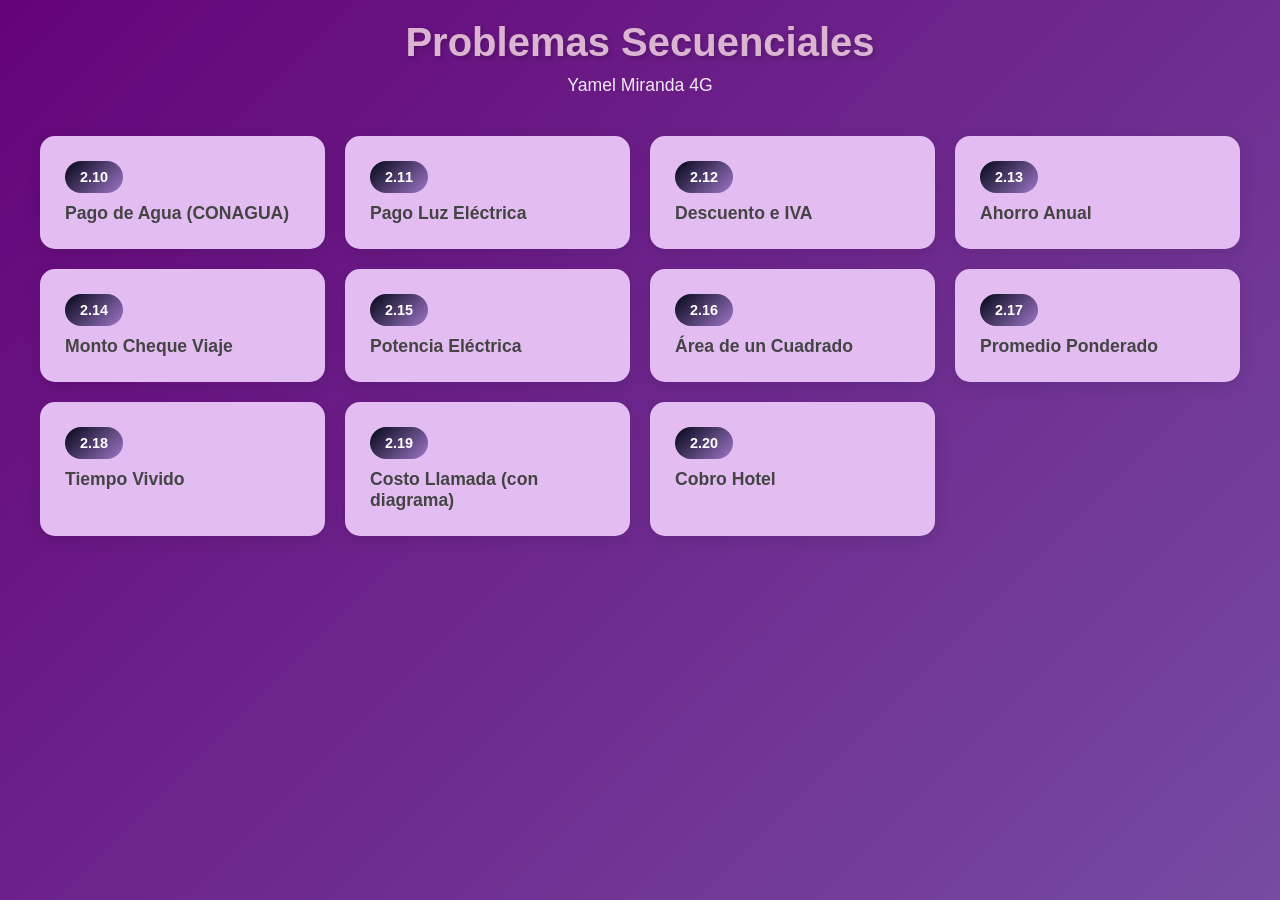
<file: TareaYamel/index.html>
<!DOCTYPE html>
<html lang="es">
<head>
    <meta charset="UTF-8">
    <meta name="viewport" content="width=device-width, initial-scale=1.0">
    <title>Problemas Secuenciales</title>
    <link rel="stylesheet" href="styles.css">
</head>
<body>
    <div class="container">
        <h1> Problemas Secuenciales </h1>
        <p class="subtitle">Yamel Miranda 4G</p>
        
        <div class="problems-grid">
                        <a href="problema_2.10/index.html" class="problem-card">
                <span class="number">2.10</span>
                <span class="title">Pago de Agua (CONAGUA)</span>
            </a>
            <a href="problema_2.11/index.html" class="problem-card">
                <span class="number">2.11</span>
                <span class="title">Pago Luz Eléctrica</span>
            </a>
            <a href="problema_2.12/index.html" class="problem-card">
                <span class="number">2.12</span>
                <span class="title">Descuento e IVA</span>
            </a>
            <a href="problema_2.13/index.html" class="problem-card">
                <span class="number">2.13</span>
                <span class="title">Ahorro Anual</span>
            </a>
            <a href="problema_2.14/index.html" class="problem-card">
                <span class="number">2.14</span>
                <span class="title">Monto Cheque Viaje</span>
            </a>
            <a href="problema_2.15/index.html" class="problem-card">
                <span class="number">2.15</span>
                <span class="title">Potencia Eléctrica</span>
            </a>
            <a href="problema_2.16/index.html" class="problem-card">
                <span class="number">2.16</span>
                <span class="title">Área de un Cuadrado</span>
            </a>
            <a href="problema_2.17/index.html" class="problem-card">
                <span class="number">2.17</span>
                <span class="title">Promedio Ponderado</span>
            </a>
            <a href="problema_2.18/index.html" class="problem-card">
                <span class="number">2.18</span>
                <span class="title">Tiempo Vivido</span>
            </a>
            <a href="problema_2.19/index.html" class="problem-card">
                <span class="number">2.19</span>
                <span class="title">Costo Llamada (con diagrama)</span>
            </a>
            <a href="problema_2.20/index.html" class="problem-card">
                <span class="number">2.20</span>
                <span class="title">Cobro Hotel</span>
            </a>
        </div>
    </div>
</body>
</html>
</file>
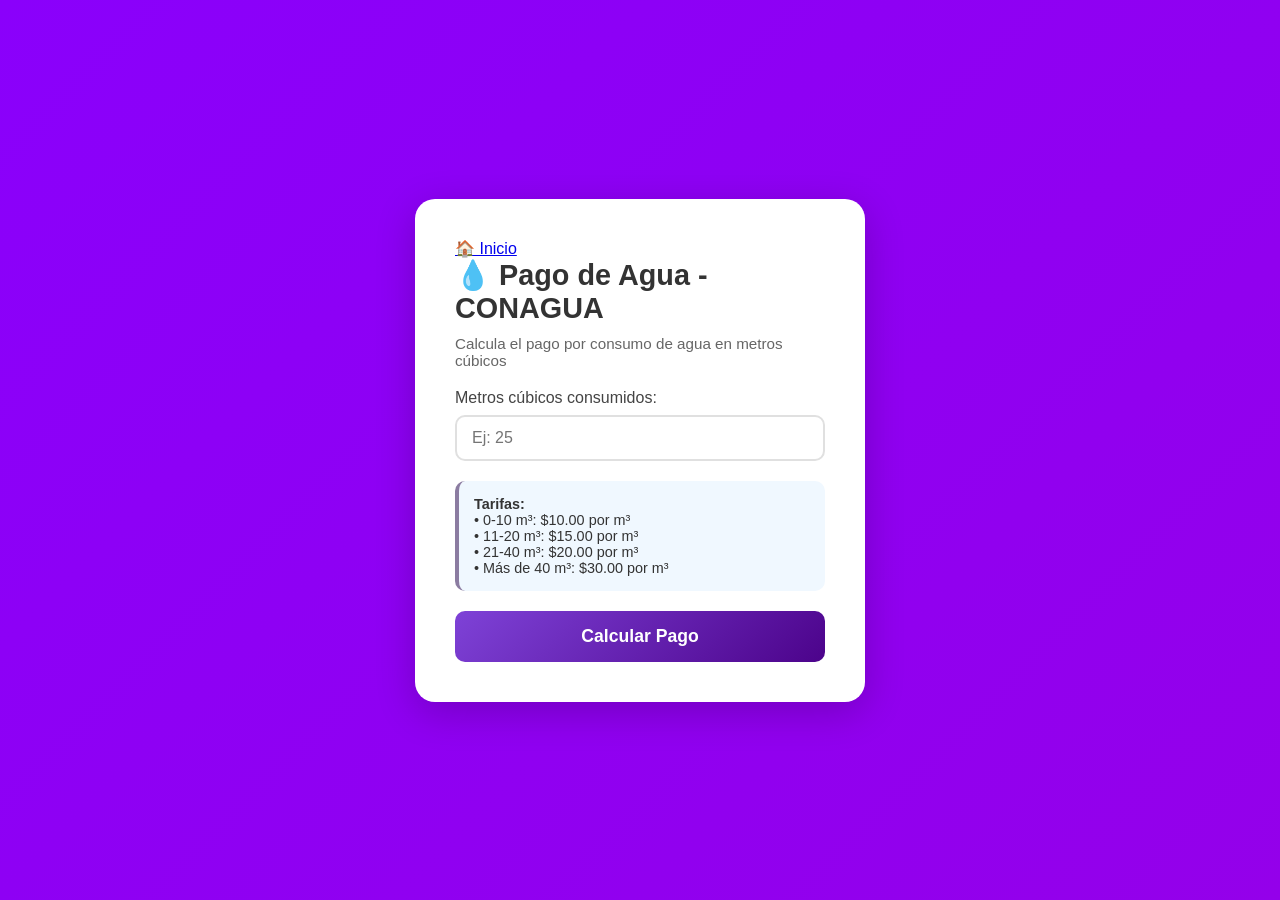
<file: TareaYamel/problema_2.10/index.html>
<!DOCTYPE html>
<html lang="es">
<head>
    <meta charset="UTF-8">
    <meta name="viewport" content="width=device-width, initial-scale=1.0">
    <title>2.10 - Pago de Agua CONAGUA</title>
    <link rel="stylesheet" href="styles.css">
</head>
<body>
    <div class="card">
        <a href="../index.html" class="btn-volver">🏠 Inicio</a>
        <h1>💧 Pago de Agua - CONAGUA</h1>
        <p class="description">Calcula el pago por consumo de agua en metros cúbicos</p>
        
        <div class="form-group">
            <label for="metrosCubicos">Metros cúbicos consumidos:</label>
            <input type="number" id="metrosCubicos" placeholder="Ej: 25" step="0.1">
        </div>
        
        <div class="tarifa-info">
            <strong>Tarifas:</strong><br>
            • 0-10 m³: $10.00 por m³<br>
            • 11-20 m³: $15.00 por m³<br>
            • 21-40 m³: $20.00 por m³<br>
            • Más de 40 m³: $30.00 por m³
        </div>
        
        <button onclick="calcular()">Calcular Pago</button>
        
        <div id="resultado" class="resultado"></div>
    </div>
    <script src="script.js"></script>
</body>
</html>
</file>
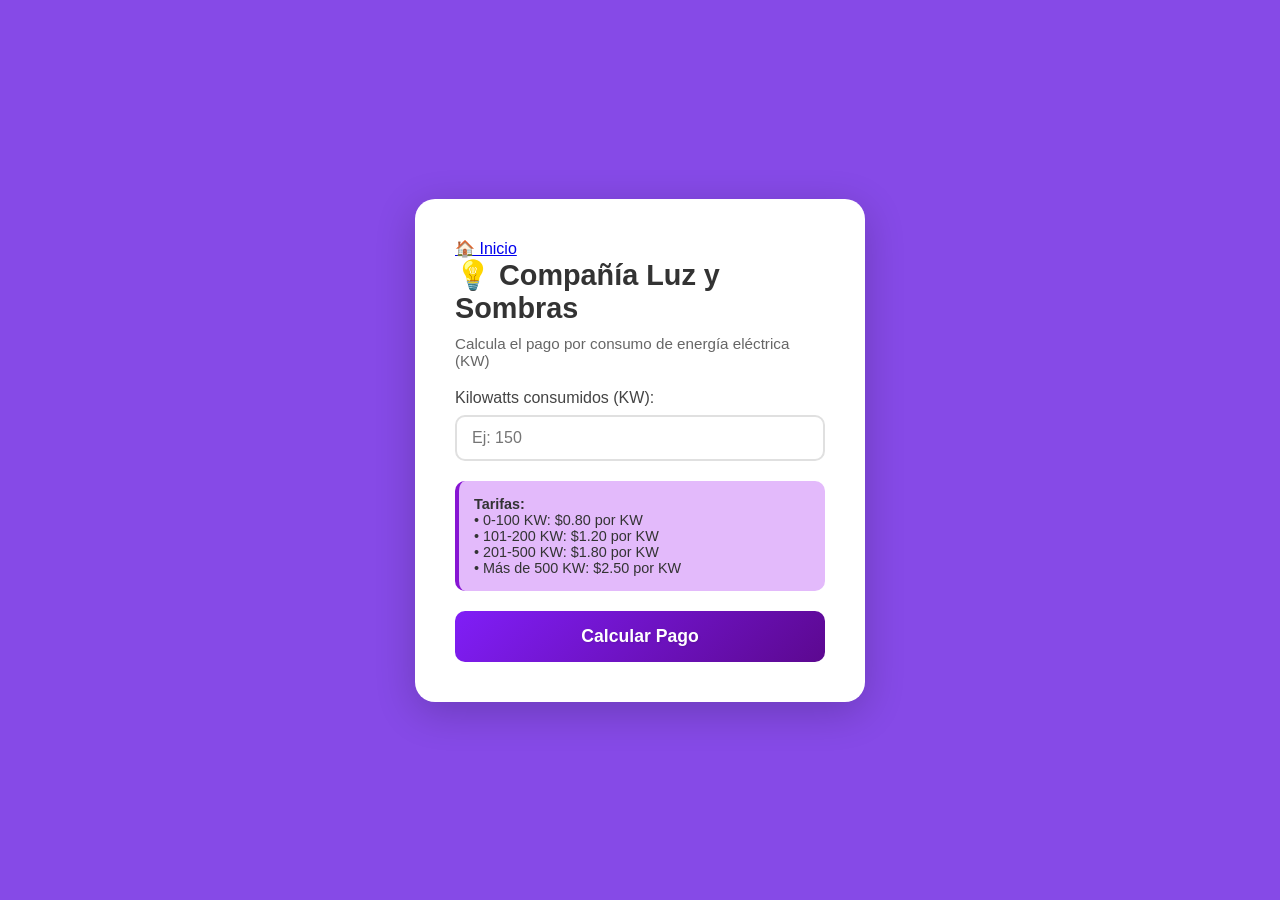
<file: TareaYamel/problema_2.11/index.html>
<!DOCTYPE html>
<html lang="es">
<head>
    <meta charset="UTF-8">
    <meta name="viewport" content="width=device-width, initial-scale=1.0">
    <title>2.11 - Pago Luz Eléctrica</title>
    <link rel="stylesheet" href="styles.css">
</head>
<body>
    <div class="card">
        <a href="../index.html" class="btn-volver">🏠 Inicio</a>
        <h1>💡 Compañía Luz y Sombras</h1>
        <p class="description">Calcula el pago por consumo de energía eléctrica (KW)</p>
        
        <div class="form-group">
            <label for="kilowatts">Kilowatts consumidos (KW):</label>
            <input type="number" id="kilowatts" placeholder="Ej: 150" step="0.1">
        </div>
        
        <div class="tarifa-info">
            <strong>Tarifas:</strong><br>
            • 0-100 KW: $0.80 por KW<br>
            • 101-200 KW: $1.20 por KW<br>
            • 201-500 KW: $1.80 por KW<br>
            • Más de 500 KW: $2.50 por KW
        </div>
        
        <button onclick="calcular()">Calcular Pago</button>
        
        <div id="resultado" class="resultado"></div>
    </div>
    <script src="script.js"></script>
</body>
</html>
</file>
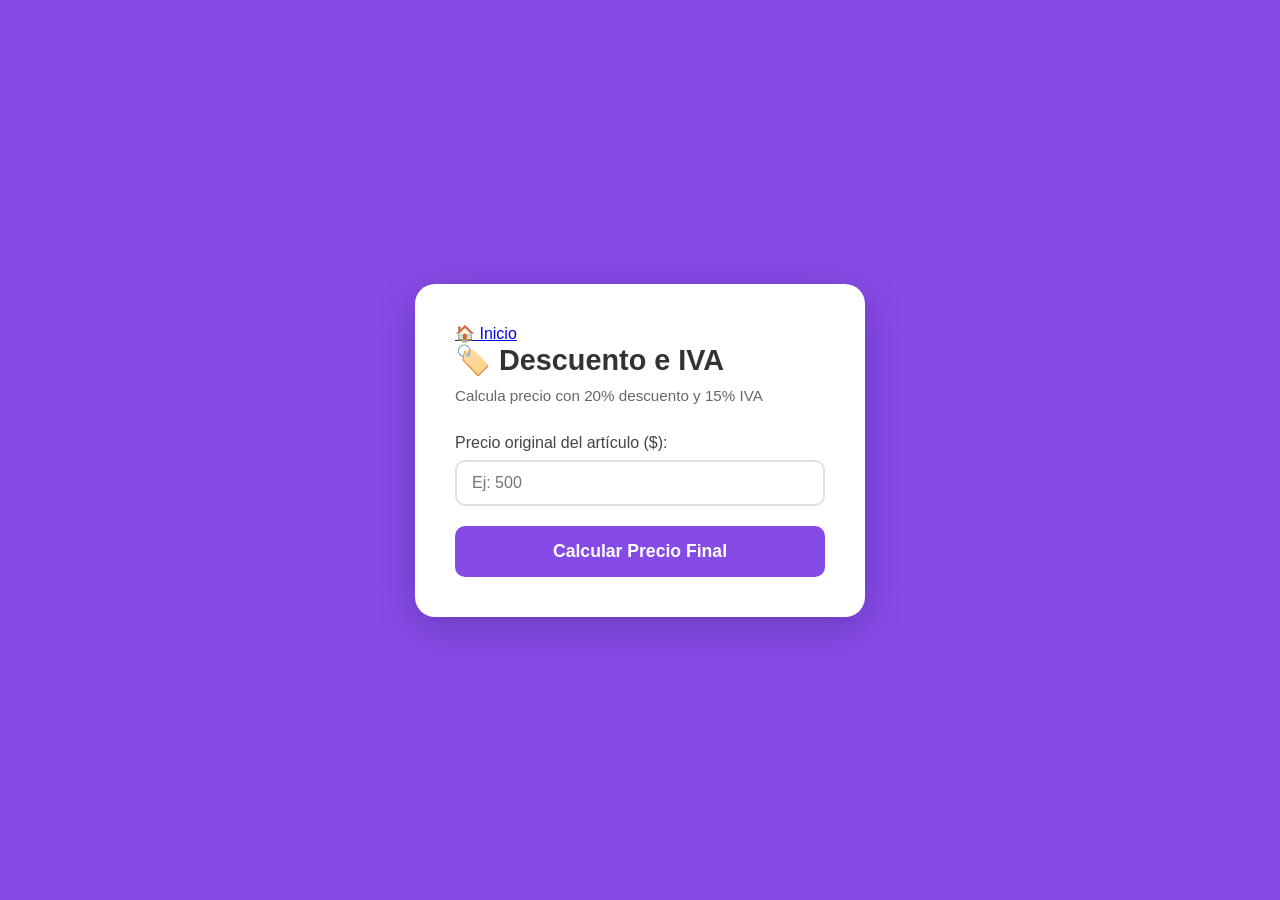
<file: TareaYamel/problema_2.12/index.html>
<!DOCTYPE html>
<html lang="es">
<head>
    <meta charset="UTF-8">
    <meta name="viewport" content="width=device-width, initial-scale=1.0">
    <title>2.12 - Descuento e IVA</title>
    <link rel="stylesheet" href="styles.css">
</head>
<body>
    <div class="card">
        <a href="../index.html" class="btn-volver">🏠 Inicio</a>
        <h1>🏷️ Descuento e IVA</h1>
        <p class="description">Calcula precio con 20% descuento y 15% IVA</p>
        
        <div class="form-group">
            <label for="precioOriginal">Precio original del artículo ($):</label>
            <input type="number" id="precioOriginal" placeholder="Ej: 500" step="0.01">
        </div>
        
        <button onclick="calcular()">Calcular Precio Final</button>
        
        <div id="resultado" class="resultado"></div>
    </div>
    <script src="script.js"></script>
</body>
</html>
</file>
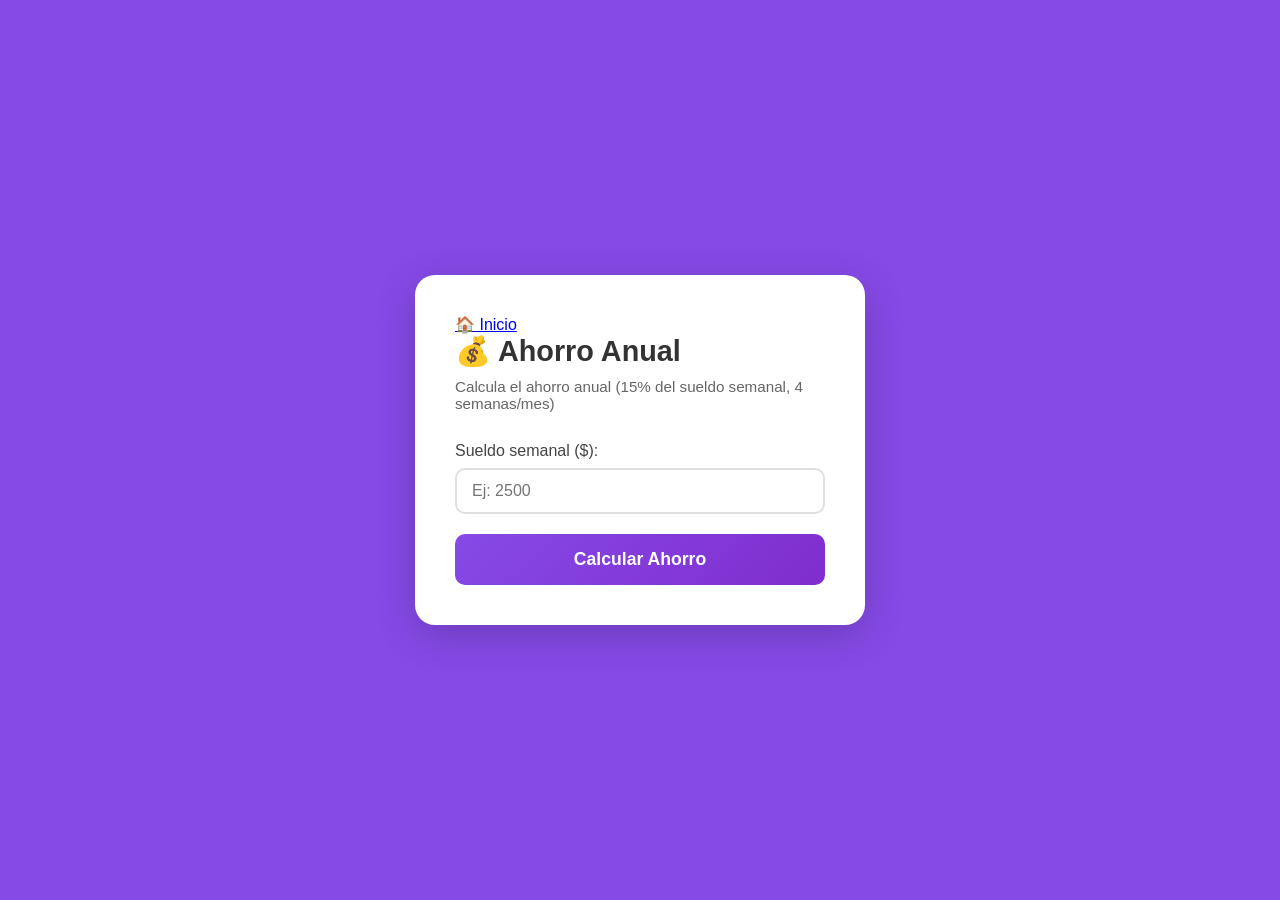
<file: TareaYamel/problema_2.13/index.html>
<!DOCTYPE html>
<html lang="es">
<head>
    <meta charset="UTF-8">
    <meta name="viewport" content="width=device-width, initial-scale=1.0">
    <title>2.13 - Ahorro Anual</title>
    <link rel="stylesheet" href="styles.css">
</head>
<body>
    <div class="card">
        <a href="../index.html" class="btn-volver">🏠 Inicio</a>
        <h1>💰 Ahorro Anual</h1>
        <p class="description">Calcula el ahorro anual (15% del sueldo semanal, 4 semanas/mes)</p>
        
        <div class="form-group">
            <label for="sueldoSemanal">Sueldo semanal ($):</label>
            <input type="number" id="sueldoSemanal" placeholder="Ej: 2500" step="0.01">
        </div>
        
        <button onclick="calcular()">Calcular Ahorro</button>
        
        <div id="resultado" class="resultado"></div>
    </div>
    <script src="script.js"></script>
</body>
</html>
</file>
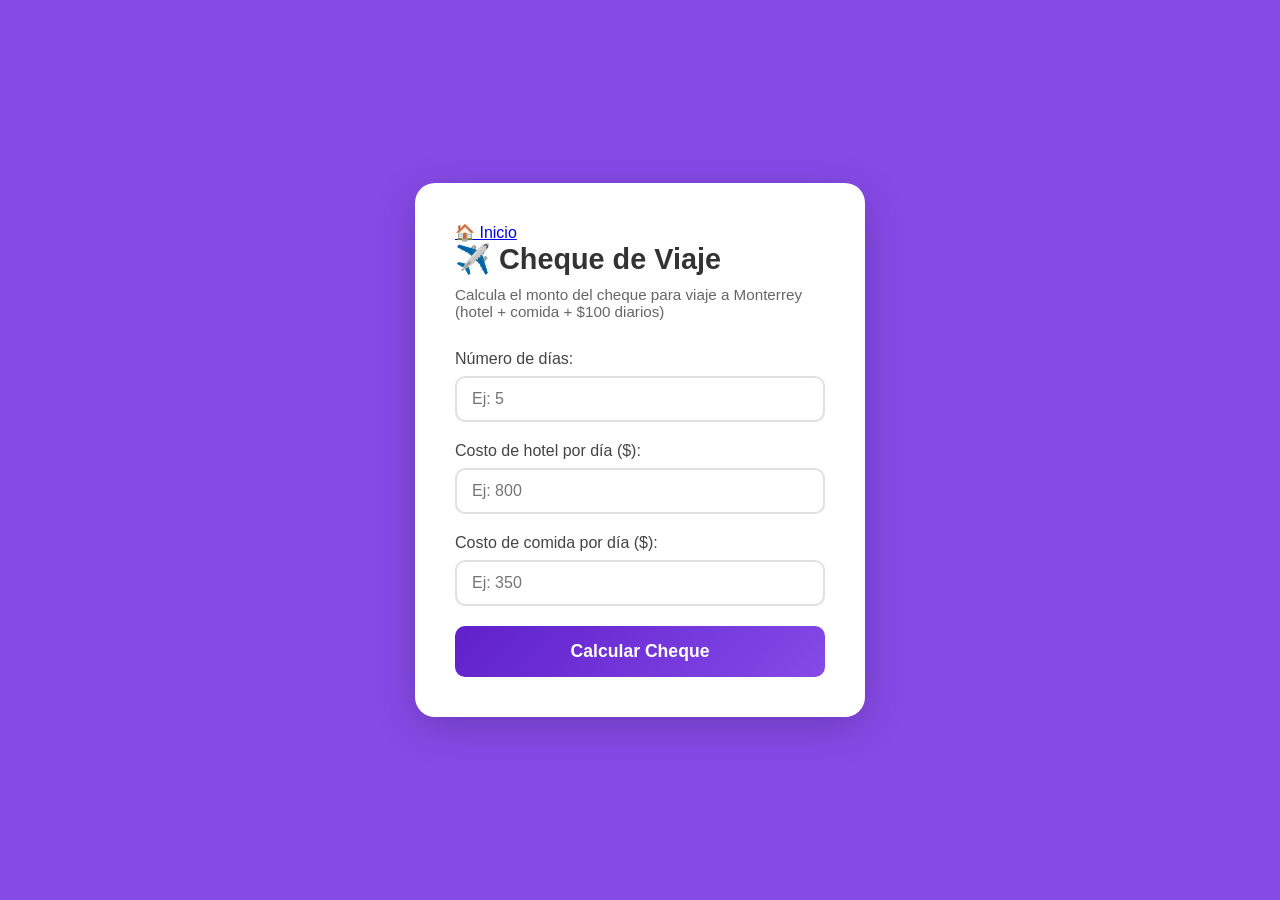
<file: TareaYamel/problema_2.14/index.html>
<!DOCTYPE html>
<html lang="es">
<head>
    <meta charset="UTF-8">
    <meta name="viewport" content="width=device-width, initial-scale=1.0">
    <title>2.14 - Monto Cheque Viaje</title>
    <link rel="stylesheet" href="styles.css">
</head>
<body>
    <div class="card">
        <a href="../index.html" class="btn-volver">🏠 Inicio</a>
        <h1>✈️ Cheque de Viaje</h1>
        <p class="description">Calcula el monto del cheque para viaje a Monterrey (hotel + comida + $100 diarios)</p>
        
        <div class="form-group">
            <label for="dias">Número de días:</label>
            <input type="number" id="dias" placeholder="Ej: 5" min="1">
        </div>
        
        <div class="form-group">
            <label for="costoHotel">Costo de hotel por día ($):</label>
            <input type="number" id="costoHotel" placeholder="Ej: 800" step="0.01">
        </div>
        
        <div class="form-group">
            <label for="costoComida">Costo de comida por día ($):</label>
            <input type="number" id="costoComida" placeholder="Ej: 350" step="0.01">
        </div>
        
        <button onclick="calcular()">Calcular Cheque</button>
        
        <div id="resultado" class="resultado"></div>
    </div>
    <script src="script.js"></script>
</body>
</html>
</file>
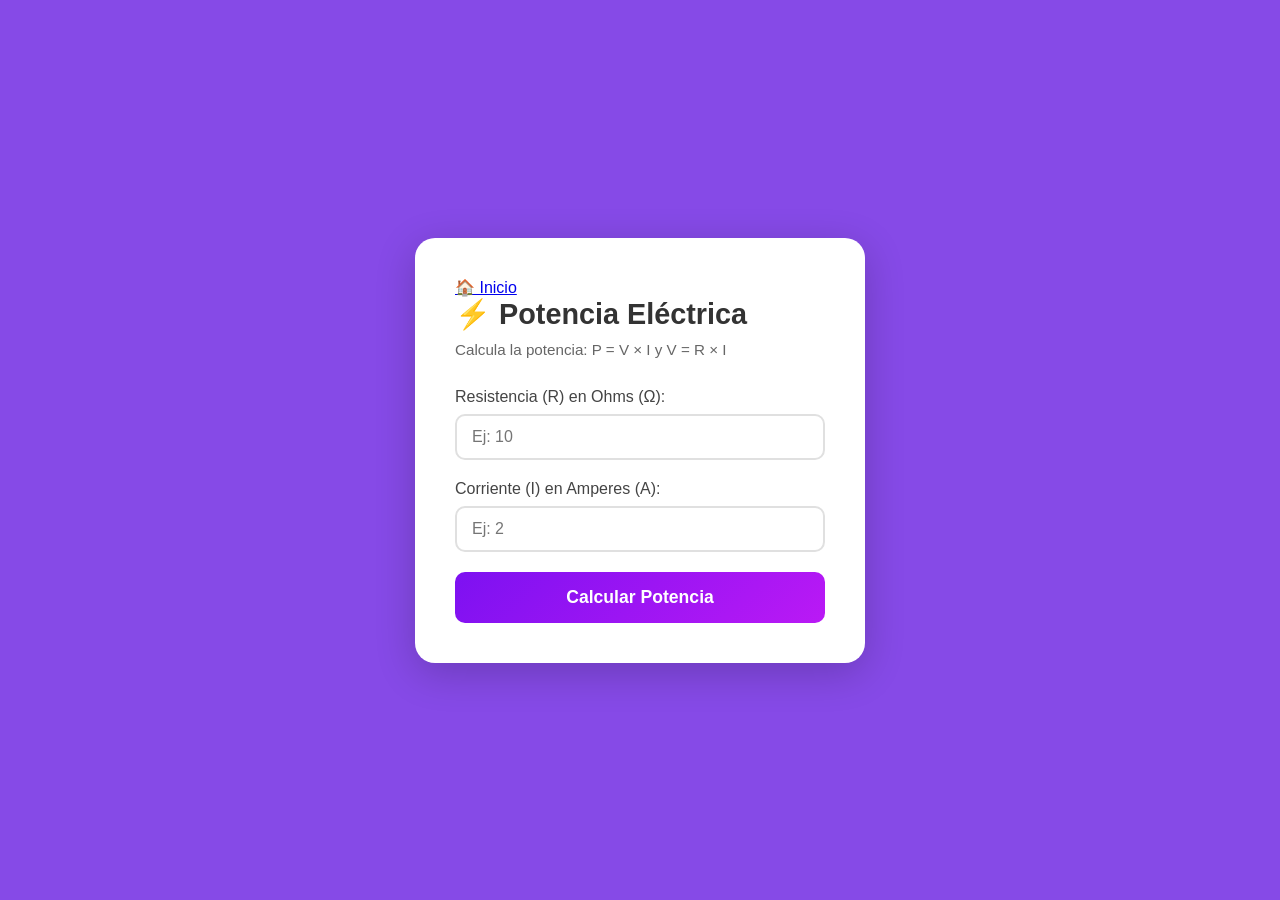
<file: TareaYamel/problema_2.15/index.html>
<!DOCTYPE html>
<html lang="es">
<head>
    <meta charset="UTF-8">
    <meta name="viewport" content="width=device-width, initial-scale=1.0">
    <title>2.15 - Potencia Eléctrica</title>
    <link rel="stylesheet" href="styles.css">
</head>
<body>
    <div class="card">
        <a href="../index.html" class="btn-volver">🏠 Inicio</a>
        <h1>⚡ Potencia Eléctrica</h1>
        <p class="description">Calcula la potencia: P = V × I y V = R × I</p>
        
        <div class="form-group">
            <label for="resistencia">Resistencia (R) en Ohms (Ω):</label>
            <input type="number" id="resistencia" placeholder="Ej: 10" step="0.01">
        </div>
        
        <div class="form-group">
            <label for="corriente">Corriente (I) en Amperes (A):</label>
            <input type="number" id="corriente" placeholder="Ej: 2" step="0.01">
        </div>
        
        <button onclick="calcular()">Calcular Potencia</button>
        
        <div id="resultado" class="resultado"></div>
    </div>
    <script src="script.js"></script>
</body>
</html>
</file>
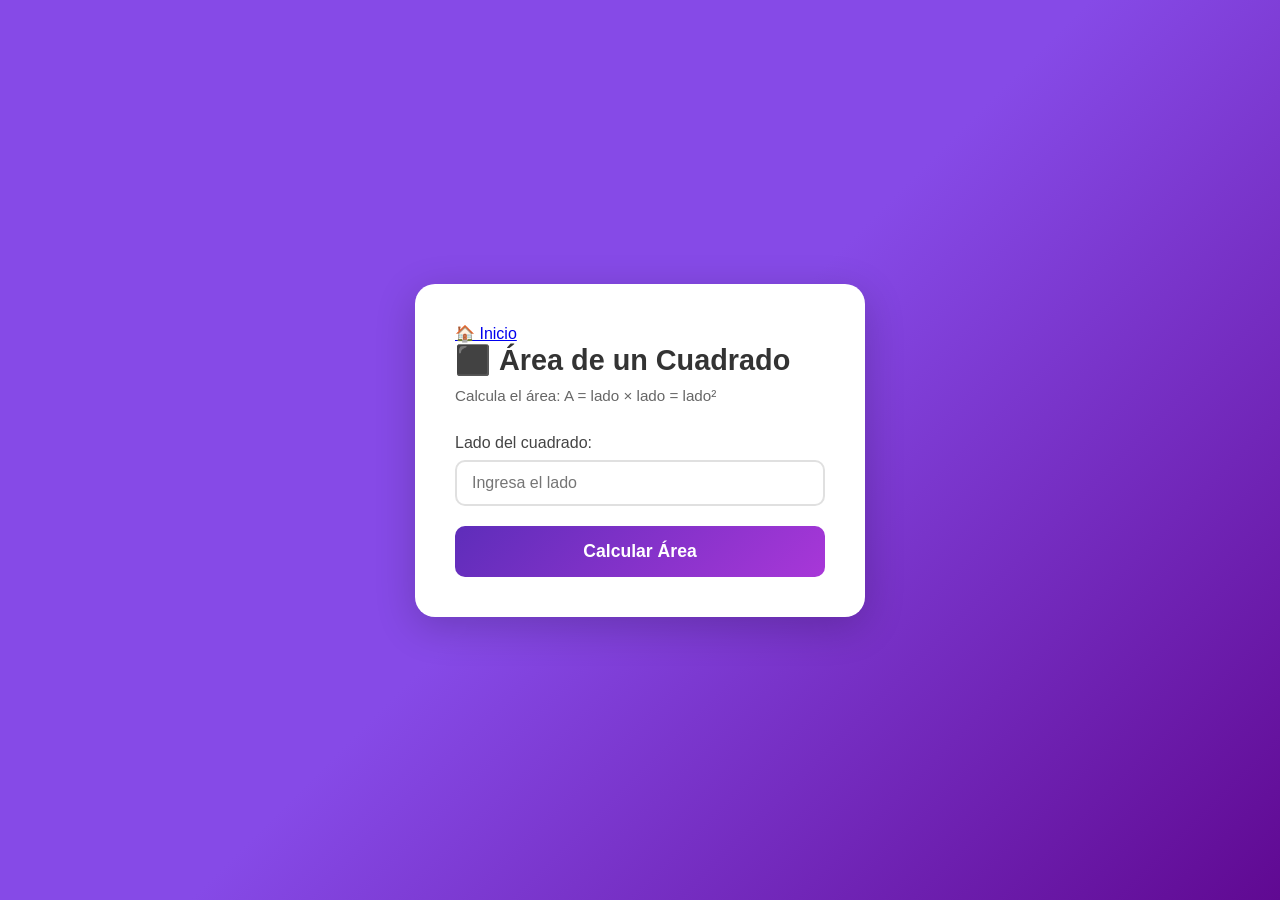
<file: TareaYamel/problema_2.16/index.html>
<!DOCTYPE html>
<html lang="es">
<head>
    <meta charset="UTF-8">
    <meta name="viewport" content="width=device-width, initial-scale=1.0">
    <title>2.16 - Área de un Cuadrado</title>
    <link rel="stylesheet" href="styles.css">
</head>
<body>
    <div class="card">
        <a href="../index.html" class="btn-volver">🏠 Inicio</a>
        <h1>⬛ Área de un Cuadrado</h1>
        <p class="description">Calcula el área: A = lado × lado = lado²</p>
        
        <div class="form-group">
            <label for="lado">Lado del cuadrado:</label>
            <input type="number" id="lado" placeholder="Ingresa el lado" step="0.01">
        </div>
        
        <button onclick="calcular()">Calcular Área</button>
        
        <div id="resultado" class="resultado"></div>
    </div>
    <script src="script.js"></script>
</body>
</html>
</file>
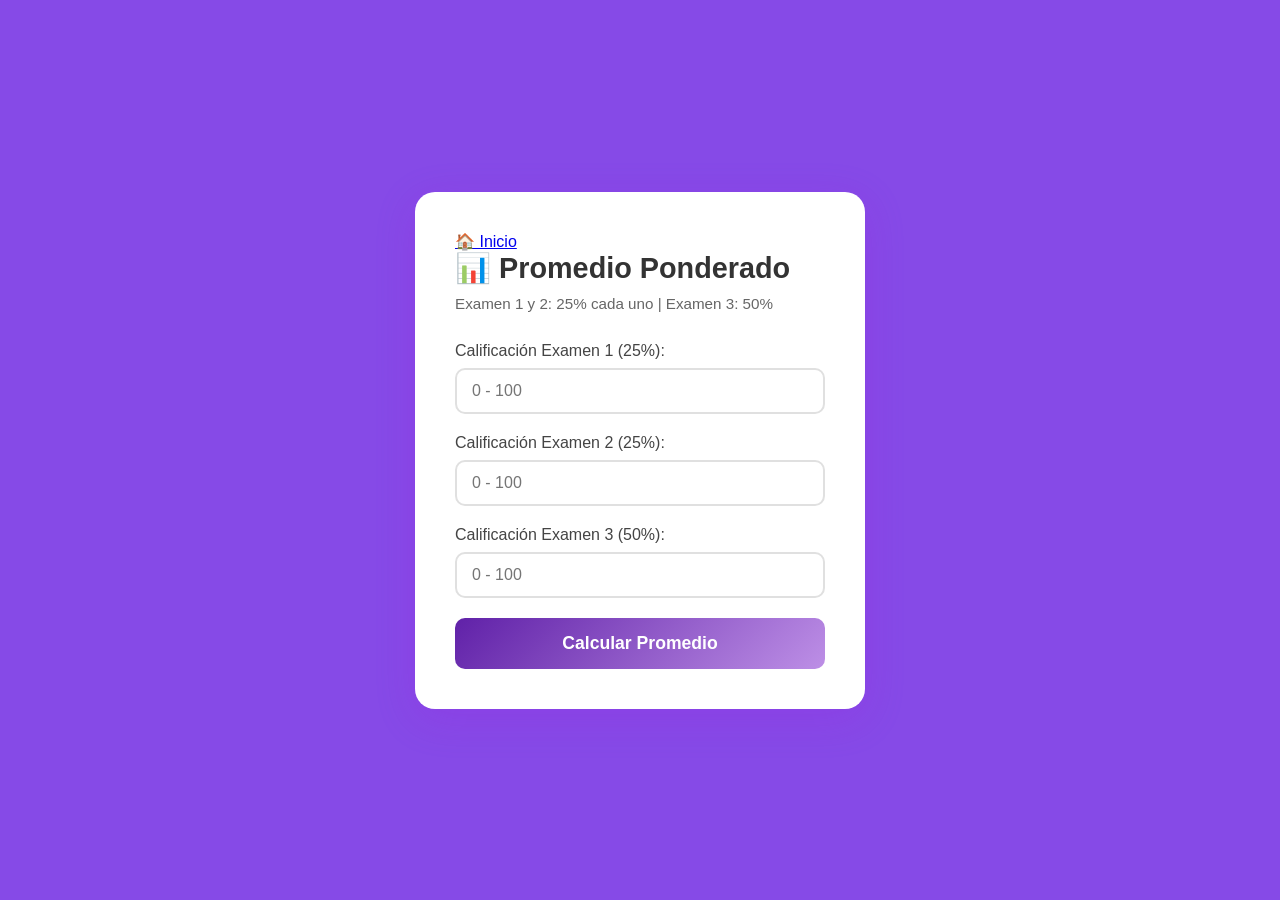
<file: TareaYamel/problema_2.17/index.html>
<!DOCTYPE html>
<html lang="es">
<head>
    <meta charset="UTF-8">
    <meta name="viewport" content="width=device-width, initial-scale=1.0">
    <title>2.17 - Promedio Ponderado</title>
    <link rel="stylesheet" href="styles.css">
</head>
<body>
    <div class="card">
        <a href="../index.html" class="btn-volver">🏠 Inicio</a>
        <h1>📊 Promedio Ponderado</h1>
        <p class="description">Examen 1 y 2: 25% cada uno | Examen 3: 50%</p>
        
        <div class="form-group">
            <label for="examen1">Calificación Examen 1 (25%):</label>
            <input type="number" id="examen1" placeholder="0 - 100" min="0" max="100" step="0.1">
        </div>
        
        <div class="form-group">
            <label for="examen2">Calificación Examen 2 (25%):</label>
            <input type="number" id="examen2" placeholder="0 - 100" min="0" max="100" step="0.1">
        </div>
        
        <div class="form-group">
            <label for="examen3">Calificación Examen 3 (50%):</label>
            <input type="number" id="examen3" placeholder="0 - 100" min="0" max="100" step="0.1">
        </div>
        
        <button onclick="calcular()">Calcular Promedio</button>
        
        <div id="resultado" class="resultado"></div>
    </div>
    <script src="script.js"></script>
</body>
</html>
</file>
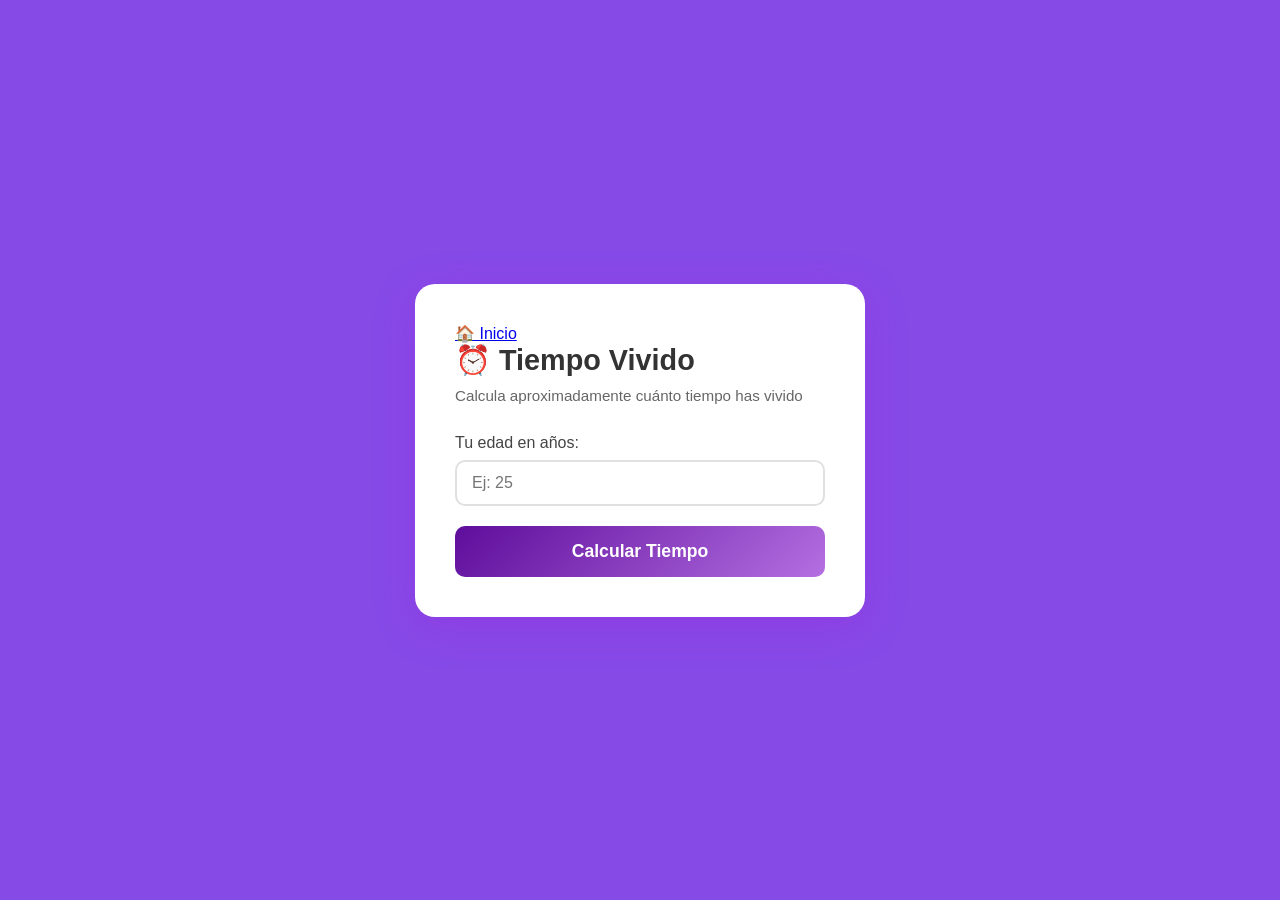
<file: TareaYamel/problema_2.18/index.html>
<!DOCTYPE html>
<html lang="es">
<head>
    <meta charset="UTF-8">
    <meta name="viewport" content="width=device-width, initial-scale=1.0">
    <title>2.18 - Tiempo Vivido</title>
    <link rel="stylesheet" href="styles.css">
</head>
<body>
    <div class="card">
        <a href="../index.html" class="btn-volver">🏠 Inicio</a>
        <h1>⏰ Tiempo Vivido</h1>
        <p class="description">Calcula aproximadamente cuánto tiempo has vivido</p>
        
        <div class="form-group">
            <label for="edad">Tu edad en años:</label>
            <input type="number" id="edad" placeholder="Ej: 25" min="0" max="150">
        </div>
        
        <button onclick="calcular()">Calcular Tiempo</button>
        
        <div id="resultado" class="resultado"></div>
    </div>
    <script src="script.js"></script>
</body>
</html>
</file>
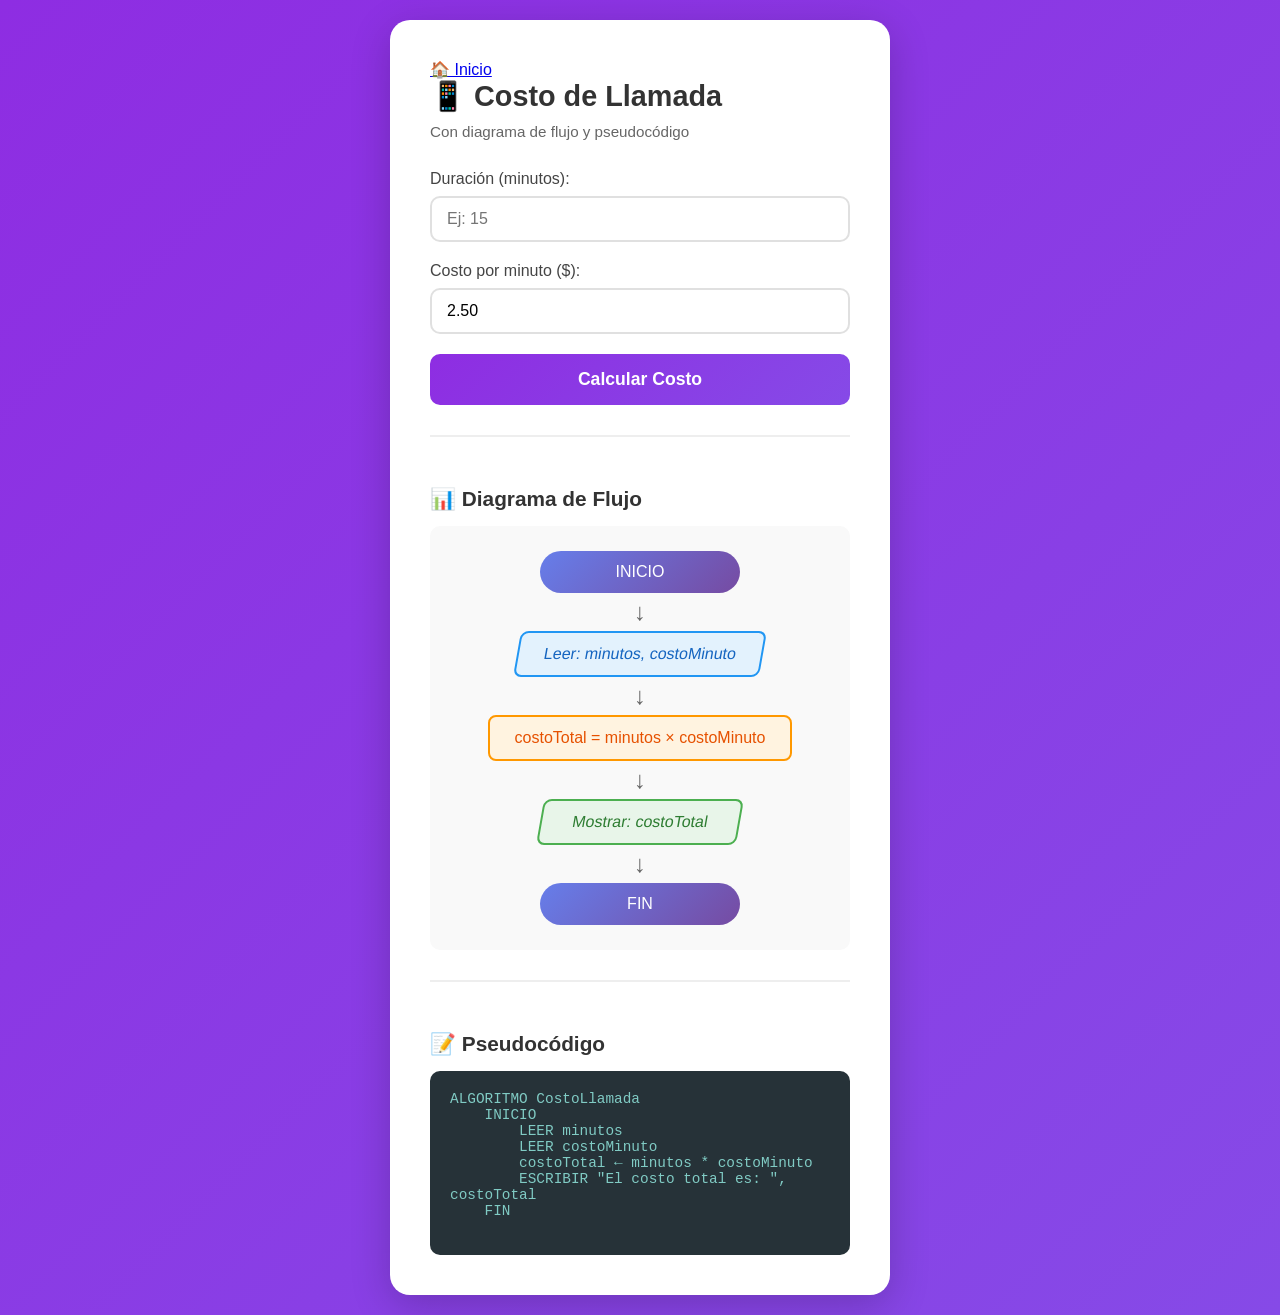
<file: TareaYamel/problema_2.19/index.html>
<!DOCTYPE html>
<html lang="es">
<head>
    <meta charset="UTF-8">
    <meta name="viewport" content="width=device-width, initial-scale=1.0">
    <title>2.19 - Costo Llamada con Diagrama</title>
    <link rel="stylesheet" href="styles.css">
</head>
<body>
    <div class="card">
        <a href="../index.html" class="btn-volver">🏠 Inicio</a>
        <h1>📱 Costo de Llamada</h1>
        <p class="description">Con diagrama de flujo y pseudocódigo</p>
        
        <div class="form-group">
            <label for="minutos">Duración (minutos):</label>
            <input type="number" id="minutos" placeholder="Ej: 15" step="0.1">
        </div>
        
        <div class="form-group">
            <label for="costoMinuto">Costo por minuto ($):</label>
            <input type="number" id="costoMinuto" placeholder="Ej: 2.50" step="0.01" value="2.50">
        </div>
        
        <button onclick="calcular()">Calcular Costo</button>
        
        <div id="resultado" class="resultado"></div>
        
        <div class="diagrama-section">
            <h2>📊 Diagrama de Flujo</h2>
            <div class="diagrama">
                <div class="nodo inicio">INICIO</div>
                <div class="flecha">↓</div>
                <div class="nodo entrada">Leer: minutos, costoMinuto</div>
                <div class="flecha">↓</div>
                <div class="nodo proceso">costoTotal = minutos × costoMinuto</div>
                <div class="flecha">↓</div>
                <div class="nodo salida">Mostrar: costoTotal</div>
                <div class="flecha">↓</div>
                <div class="nodo fin">FIN</div>
            </div>
        </div>
        
        <div class="pseudocodigo-section">
            <h2>📝 Pseudocódigo</h2>
            <pre class="pseudocodigo">
ALGORITMO CostoLlamada
    INICIO
        LEER minutos
        LEER costoMinuto
        costoTotal ← minutos * costoMinuto
        ESCRIBIR "El costo total es: ", costoTotal
    FIN
            </pre>
        </div>
    </div>
    <script src="script.js"></script>
</body>
</html>
</file>
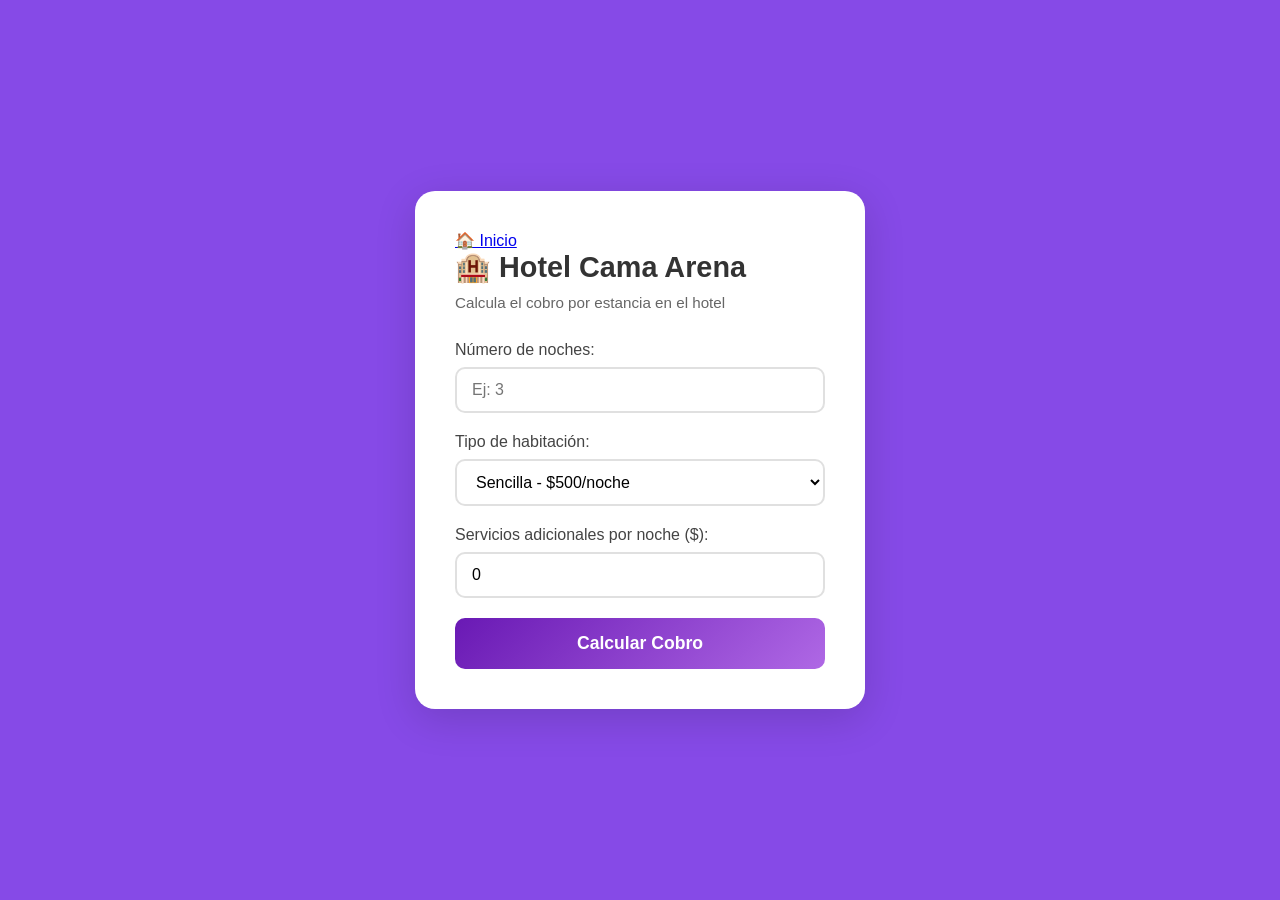
<file: TareaYamel/problema_2.20/index.html>
<!DOCTYPE html>
<html lang="es">
<head>
    <meta charset="UTF-8">
    <meta name="viewport" content="width=device-width, initial-scale=1.0">
    <title>2.20 - Hotel Cama Arena</title>
    <link rel="stylesheet" href="styles.css">
</head>
<body>
    <div class="card">
        <a href="../index.html" class="btn-volver">🏠 Inicio</a>
        <h1>🏨 Hotel Cama Arena</h1>
        <p class="description">Calcula el cobro por estancia en el hotel</p>
        
        <div class="form-group">
            <label for="noches">Número de noches:</label>
            <input type="number" id="noches" placeholder="Ej: 3" min="1">
        </div>
        
        <div class="form-group">
            <label for="tipoHabitacion">Tipo de habitación:</label>
            <select id="tipoHabitacion">
                <option value="sencilla">Sencilla - $500/noche</option>
                <option value="doble">Doble - $800/noche</option>
                <option value="suite">Suite - $1500/noche</option>
            </select>
        </div>
        
        <div class="form-group">
            <label for="serviciosAdicionales">Servicios adicionales por noche ($):</label>
            <input type="number" id="serviciosAdicionales" placeholder="Ej: 100" step="0.01" value="0">
        </div>
        
        <button onclick="calcular()">Calcular Cobro</button>
        
        <div id="resultado" class="resultado"></div>
    </div>
    <script src="script.js"></script>
</body>
</html>
</file>
<file: TareaYamel/styles.css>
* {
    margin: 0;
    padding: 0;
    box-sizing: border-box;
}

body {
    font-family: 'Segoe UI', Tahoma, Geneva, Verdana, sans-serif;
    background: linear-gradient(135deg, #640378 0%, #764ba2 100%);
    min-height: 100vh;
    padding: 20px;
}

.container {
    max-width: 1200px;
    margin: 0 auto;
}

h1 {
    text-align: center;
    color: rgb(218, 180, 209);
    font-size: 2.5rem;
    margin-bottom: 10px;
    text-shadow: 2px 2px 4px rgba(0,0,0,0.2);
}

.subtitle {
    text-align: center;
    color: rgba(255,255,255,0.9);
    margin-bottom: 40px;
    font-size: 1.1rem;
}

.problems-grid {
    display: grid;
    grid-template-columns: repeat(auto-fill, minmax(280px, 1fr));
    gap: 20px;
}

.problem-card {
    background: rgb(227, 189, 242);
    border-radius: 15px;
    padding: 25px;
    text-decoration: none;
    color: #333;
    transition: all 0.3s ease;
    box-shadow: 0 4px 15px rgba(0,0,0,0.1);
    display: flex;
    flex-direction: column;
    gap: 10px;
}

.problem-card:hover {
    transform: translateY(-5px);
    box-shadow: 0 8px 25px rgba(0,0,0,0.2);
}

.problem-card .number {
    background: linear-gradient(135deg, #020616 0%, #9f76c8 100%);
    color: white;
    padding: 8px 15px;
    border-radius: 20px;
    font-weight: bold;
    font-size: 0.9rem;
    width: fit-content;
}

.problem-card .title {
    font-size: 1.1rem;
    font-weight: 600;
    color: #444;
}
</file>
<file: TareaYamel/problema_2.10/styles.css>
* {
    margin: 0;
    padding: 0;
    box-sizing: border-box;
}

body {
    font-family: 'Segoe UI', Tahoma, Geneva, Verdana, sans-serif;
    background: linear-gradient(135deg, #8a00fb 0%, #9400ea 100%);
    min-height: 100vh;
    display: flex;
    justify-content: center;
    align-items: center;
    padding: 20px;
}

.card {
    background: white;
    border-radius: 20px;
    padding: 40px;
    width: 100%;
    max-width: 450px;
    box-shadow: 0 10px 40px rgba(0,0,0,0.2);
}

.back-btn {
    display: inline-block;
    color: #a000ea;
    text-decoration: none;
    margin-bottom: 20px;
    font-weight: 500;
}

.back-btn:hover {
    text-decoration: underline;
}

h1 {
    color: #333;
    margin-bottom: 10px;
    font-size: 1.8rem;
}

.description {
    color: #666;
    margin-bottom: 20px;
    font-size: 0.95rem;
}

.tarifa-info {
    background: #f0f8ff;
    padding: 15px;
    border-radius: 10px;
    margin-bottom: 20px;
    font-size: 0.9rem;
    color: #333;
    border-left: 4px solid #8b7ca1;
}

.form-group {
    margin-bottom: 20px;
}

label {
    display: block;
    margin-bottom: 8px;
    color: #444;
    font-weight: 500;
}

input {
    width: 100%;
    padding: 12px 15px;
    border: 2px solid #e0e0e0;
    border-radius: 10px;
    font-size: 1rem;
    transition: border-color 0.3s;
}

input:focus {
    outline: none;
    border-color: #975cca;
}

button {
    width: 100%;
    padding: 15px;
    background: linear-gradient(135deg, #7e42d7 0%, #4c038b 100%);
    color: white;
    border: none;
    border-radius: 10px;
    font-size: 1.1rem;
    font-weight: 600;
    cursor: pointer;
    transition: transform 0.2s, box-shadow 0.2s;
}

button:hover {
    transform: translateY(-2px);
    box-shadow: 0 5px 20px rgba(217, 217, 217, 0.4);
}

.resultado {
    margin-top: 25px;
    padding: 20px;
    background: linear-gradient(135deg, #d1b4db 0%, #865b94 100%);
    border-radius: 10px;
    text-align: center;
    font-size: 1.2rem;
    color: #333;
    display: none;
}

.resultado.show {
    display: block;
}
</file>
<file: TareaYamel/problema_2.11/styles.css>
* {
    margin: 0;
    padding: 0;
    box-sizing: border-box;
}

body {
    font-family: 'Segoe UI', Tahoma, Geneva, Verdana, sans-serif;
    background: linear-gradient(135deg, #864ae7 0%, #864ae7 100%);
    min-height: 100vh;
    display: flex;
    justify-content: center;
    align-items: center;
    padding: 20px;
}

.card {
    background: white;
    border-radius: 20px;
    padding: 40px;
    width: 100%;
    max-width: 450px;
    box-shadow: 0 10px 40px rgba(0,0,0,0.2);
}

.back-btn {
    display: inline-block;
    color: #b21ef7;
    text-decoration: none;
    margin-bottom: 20px;
    font-weight: 500;
}

.back-btn:hover {
    text-decoration: underline;
}

h1 {
    color: #333;
    margin-bottom: 10px;
    font-size: 1.8rem;
}

.description {
    color: #666;
    margin-bottom: 20px;
    font-size: 0.95rem;
}

.tarifa-info {
    background: #e3bafb;
    padding: 15px;
    border-radius: 10px;
    margin-bottom: 20px;
    font-size: 0.9rem;
    color: #333;
    border-left: 4px solid #8715d3;
}

.form-group {
    margin-bottom: 20px;
}

label {
    display: block;
    margin-bottom: 8px;
    color: #444;
    font-weight: 500;
}

input {
    width: 100%;
    padding: 12px 15px;
    border: 2px solid #e0e0e0;
    border-radius: 10px;
    font-size: 1rem;
    transition: border-color 0.3s;
}

input:focus {
    outline: none;
    border-color: #6c2d9f;
}

button {
    width: 100%;
    padding: 15px;
    background: linear-gradient(135deg, #801ef7 0%, #5c0890 100%);
    color: white;
    border: none;
    border-radius: 10px;
    font-size: 1.1rem;
    font-weight: 600;
    cursor: pointer;
    transition: transform 0.2s, box-shadow 0.2s;
    text-shadow: 1px 1px 2px rgba(0,0,0,0.1);
}

button:hover {
    transform: translateY(-2px);
    box-shadow: 0 5px 20px rgba(175, 30, 247, 0.4);
}

.resultado {
    margin-top: 25px;
    padding: 20px;
    background: linear-gradient(135deg, #f5f7fa 0%, #c3cfe2 100%);
    border-radius: 10px;
    text-align: center;
    font-size: 1.2rem;
    color: #333;
    display: none;
}

.resultado.show {
    display: block;
}
</file>
<file: TareaYamel/problema_2.12/styles.css>
* {
    margin: 0;
    padding: 0;
    box-sizing: border-box;
}

body {
    font-family: 'Segoe UI', Tahoma, Geneva, Verdana, sans-serif;
    background: linear-gradient(135deg, #864ae7 0%, #864ae7 100%);
    min-height: 100vh;
    display: flex;
    justify-content: center;
    align-items: center;
    padding: 20px;
}

.card {
    background: white;
    border-radius: 20px;
    padding: 40px;
    width: 100%;
    max-width: 450px;
    box-shadow: 0 10px 40px rgba(0,0,0,0.2);
}

.back-btn {
    display: inline-block;
    color: #9332e8;
    text-decoration: none;
    margin-bottom: 20px;
    font-weight: 500;
}

.back-btn:hover {
    text-decoration: underline;
}

h1 {
    color: #333;
    margin-bottom: 10px;
    font-size: 1.8rem;
}

.description {
    color: #666;
    margin-bottom: 30px;
    font-size: 0.95rem;
}

.form-group {
    margin-bottom: 20px;
}

label {
    display: block;
    margin-bottom: 8px;
    color: #444;
    font-weight: 500;
}

input {
    width: 100%;
    padding: 12px 15px;
    border: 2px solid #e0e0e0;
    border-radius: 10px;
    font-size: 1rem;
    transition: border-color 0.3s;
}

input:focus {
    outline: none;
    border-color: #8d11c6;
}

button {
    width: 100%;
    padding: 15px;
    background: linear-gradient(135deg, #864ae7 0%, #864ae7 100%);
    color: white;
    border: none;
    border-radius: 10px;
    font-size: 1.1rem;
    font-weight: 600;
    cursor: pointer;
    transition: transform 0.2s, box-shadow 0.2s;
}

button:hover {
    transform: translateY(-2px);
    box-shadow: 0 5px 20px rgba(229, 57, 53, 0.4);
}

.resultado {
    margin-top: 25px;
    padding: 20px;
    background: linear-gradient(135deg, #f5f7fa 0%, #c3cfe2 100%);
    border-radius: 10px;
    text-align: center;
    font-size: 1.1rem;
    color: #333;
    display: none;
}

.resultado.show {
    display: block;
}
</file>
<file: TareaYamel/problema_2.13/styles.css>
* {
    margin: 0;
    padding: 0;
    box-sizing: border-box;
}

body {
    font-family: 'Segoe UI', Tahoma, Geneva, Verdana, sans-serif;
    background: linear-gradient(135deg, #864ae7 0%, #864ae7 100%);
    min-height: 100vh;
    display: flex;
    justify-content: center;
    align-items: center;
    padding: 20px;
}

.card {
    background: white;
    border-radius: 20px;
    padding: 40px;
    width: 100%;
    max-width: 450px;
    box-shadow: 0 10px 40px rgba(0,0,0,0.2);
}

.back-btn {
    display: inline-block;
    color: #873ed0;
    text-decoration: none;
    margin-bottom: 20px;
    font-weight: 500;
}

.back-btn:hover {
    text-decoration: underline;
}

h1 {
    color: #333;
    margin-bottom: 10px;
    font-size: 1.8rem;
}

.description {
    color: #666;
    margin-bottom: 30px;
    font-size: 0.95rem;
}

.form-group {
    margin-bottom: 20px;
}

label {
    display: block;
    margin-bottom: 8px;
    color: #444;
    font-weight: 500;
}

input {
    width: 100%;
    padding: 12px 15px;
    border: 2px solid #e0e0e0;
    border-radius: 10px;
    font-size: 1rem;
    transition: border-color 0.3s;
}

input:focus {
    outline: none;
    border-color: #8535c6;
}

button {
    width: 100%;
    padding: 15px;
    background: linear-gradient(135deg, #864ae7 0%, #802dcd 100%);
    color: white;
    border: none;
    border-radius: 10px;
    font-size: 1.1rem;
    font-weight: 600;
    cursor: pointer;
    transition: transform 0.2s, box-shadow 0.2s;
}

button:hover {
    transform: translateY(-2px);
    box-shadow: 0 5px 20px rgba(86, 171, 47, 0.4);
}

.resultado {
    margin-top: 25px;
    padding: 20px;
    background: linear-gradient(135deg, #f5f7fa 0%, #c3cfe2 100%);
    border-radius: 10px;
    text-align: center;
    font-size: 1.1rem;
    color: #333;
    display: none;
}

.resultado.show {
    display: block;
}
</file>
<file: TareaYamel/problema_2.14/styles.css>
* {
    margin: 0;
    padding: 0;
    box-sizing: border-box;
}

body {
    font-family: 'Segoe UI', Tahoma, Geneva, Verdana, sans-serif;
    background: linear-gradient(135deg, #864ae7 0%, #864ae7 100%);
    min-height: 100vh;
    display: flex;
    justify-content: center;
    align-items: center;
    padding: 20px;
}

.card {
    background: white;
    border-radius: 20px;
    padding: 40px;
    width: 100%;
    max-width: 450px;
    box-shadow: 0 10px 40px rgba(0,0,0,0.2);
}

.back-btn {
    display: inline-block;
    color: #7f1fb2;
    text-decoration: none;
    margin-bottom: 20px;
    font-weight: 500;
}

.back-btn:hover {
    text-decoration: underline;
}

h1 {
    color: #333;
    margin-bottom: 10px;
    font-size: 1.8rem;
}

.description {
    color: #666;
    margin-bottom: 30px;
    font-size: 0.95rem;
}

.form-group {
    margin-bottom: 20px;
}

label {
    display: block;
    margin-bottom: 8px;
    color: #444;
    font-weight: 500;
}

input {
    width: 100%;
    padding: 12px 15px;
    border: 2px solid #e0e0e0;
    border-radius: 10px;
    font-size: 1rem;
    transition: border-color 0.3s;
}

input:focus {
    outline: none;
    border-color: #7720c9;
}

button {
    width: 100%;
    padding: 15px;
    background: linear-gradient(135deg, #5f20ca 0%, #864ae7 100%);
    color: white;
    border: none;
    border-radius: 10px;
    font-size: 1.1rem;
    font-weight: 600;
    cursor: pointer;
    transition: transform 0.2s, box-shadow 0.2s;
}

button:hover {
    transform: translateY(-2px);
    box-shadow: 0 5px 20px rgba(33, 147, 176, 0.4);
}

.resultado {
    margin-top: 25px;
    padding: 20px;
    background: linear-gradient(135deg, #f5f7fa 0%, #c3cfe2 100%);
    border-radius: 10px;
    text-align: center;
    font-size: 1.1rem;
    color: #333;
    display: none;
}

.resultado.show {
    display: block;
}
</file>
<file: TareaYamel/problema_2.15/styles.css>
* {
    margin: 0;
    padding: 0;
    box-sizing: border-box;
}

body {
    font-family: 'Segoe UI', Tahoma, Geneva, Verdana, sans-serif;
    background: linear-gradient(135deg, #864ae7 0%, #864ae7 100%);
    min-height: 100vh;
    display: flex;
    justify-content: center;
    align-items: center;
    padding: 20px;
}

.card {
    background: white;
    border-radius: 20px;
    padding: 40px;
    width: 100%;
    max-width: 450px;
    box-shadow: 0 10px 40px rgba(0,0,0,0.2);
}

.back-btn {
    display: inline-block;
    color: #a611f1;
    text-decoration: none;
    margin-bottom: 20px;
    font-weight: 500;
}

.back-btn:hover {
    text-decoration: underline;
}

h1 {
    color: #333;
    margin-bottom: 10px;
    font-size: 1.8rem;
}

.description {
    color: #666;
    margin-bottom: 30px;
    font-size: 0.95rem;
}

.form-group {
    margin-bottom: 20px;
}

label {
    display: block;
    margin-bottom: 8px;
    color: #444;
    font-weight: 500;
}

input {
    width: 100%;
    padding: 12px 15px;
    border: 2px solid #e0e0e0;
    border-radius: 10px;
    font-size: 1rem;
    transition: border-color 0.3s;
}

input:focus {
    outline: none;
    border-color: #a311f1;
}

button {
    width: 100%;
    padding: 15px;
    background: linear-gradient(135deg, #7d11f1 0%, #ba19f5 100%);
    color: white;
    border: none;
    border-radius: 10px;
    font-size: 1.1rem;
    font-weight: 600;
    cursor: pointer;
    transition: transform 0.2s, box-shadow 0.2s;
}

button:hover {
    transform: translateY(-2px);
    box-shadow: 0 5px 20px rgba(241, 39, 17, 0.4);
}

.resultado {
    margin-top: 25px;
    padding: 20px;
    background: linear-gradient(135deg, #f5f7fa 0%, #c3cfe2 100%);
    border-radius: 10px;
    text-align: center;
    font-size: 1.1rem;
    color: #333;
    display: none;
}

.resultado.show {
    display: block;
}
</file>
<file: TareaYamel/problema_2.16/styles.css>
* {
    margin: 0;
    padding: 0;
    box-sizing: border-box;
}

body {
    font-family: 'Segoe UI', Tahoma, Geneva, Verdana, sans-serif;
    background: linear-gradient(135deg, #864ae7 0%, #864ae7 50%, #600992 100%);
    min-height: 100vh;
    display: flex;
    justify-content: center;
    align-items: center;
    padding: 20px;
}

.card {
    background: white;
    border-radius: 20px;
    padding: 40px;
    width: 100%;
    max-width: 450px;
    box-shadow: 0 10px 40px rgba(0,0,0,0.2);
}

.back-btn {
    display: inline-block;
    color: #3a1c71;
    text-decoration: none;
    margin-bottom: 20px;
    font-weight: 500;
}

.back-btn:hover {
    text-decoration: underline;
}

h1 {
    color: #333;
    margin-bottom: 10px;
    font-size: 1.8rem;
}

.description {
    color: #666;
    margin-bottom: 30px;
    font-size: 0.95rem;
}

.form-group {
    margin-bottom: 20px;
}

label {
    display: block;
    margin-bottom: 8px;
    color: #444;
    font-weight: 500;
}

input {
    width: 100%;
    padding: 12px 15px;
    border: 2px solid #e0e0e0;
    border-radius: 10px;
    font-size: 1rem;
    transition: border-color 0.3s;
}

input:focus {
    outline: none;
    border-color: #3a1c71;
}

button {
    width: 100%;
    padding: 15px;
    background: linear-gradient(135deg, #5e2dba 0%, #a837d8 100%);
    color: white;
    border: none;
    border-radius: 10px;
    font-size: 1.1rem;
    font-weight: 600;
    cursor: pointer;
    transition: transform 0.2s, box-shadow 0.2s;
}

button:hover {
    transform: translateY(-2px);
    box-shadow: 0 5px 20px rgba(58, 28, 113, 0.4);
}

.resultado {
    margin-top: 25px;
    padding: 20px;
    background: linear-gradient(135deg, #f5f7fa 0%, #c3cfe2 100%);
    border-radius: 10px;
    text-align: center;
    font-size: 1.2rem;
    color: #333;
    display: none;
}

.resultado.show {
    display: block;
}
</file>
<file: TareaYamel/problema_2.17/styles.css>
* {
    margin: 0;
    padding: 0;
    box-sizing: border-box;
}

body {
    font-family: 'Segoe UI', Tahoma, Geneva, Verdana, sans-serif;
    background: linear-gradient(135deg, #864ae7 0%, #864ae7 100%);
    min-height: 100vh;
    display: flex;
    justify-content: center;
    align-items: center;
    padding: 20px;
}

.card {
    background: white;
    border-radius: 20px;
    padding: 40px;
    width: 100%;
    max-width: 450px;
    box-shadow: 0 10px 40px rgba(158, 27, 218, 0.2);
}

.back-btn {
    display: inline-block;
    color: #732cba;
    text-decoration: none;
    margin-bottom: 20px;
    font-weight: 500;
}

.back-btn:hover {
    text-decoration: underline;
}

h1 {
    color: #333;
    margin-bottom: 10px;
    font-size: 1.8rem;
}

.description {
    color: #666;
    margin-bottom: 30px;
    font-size: 0.95rem;
}

.form-group {
    margin-bottom: 20px;
}

label {
    display: block;
    margin-bottom: 8px;
    color: #444;
    font-weight: 500;
}

input {
    width: 100%;
    padding: 12px 15px;
    border: 2px solid #e0e0e0;
    border-radius: 10px;
    font-size: 1rem;
    transition: border-color 0.3s;
}

input:focus {
    outline: none;
    border-color: #902bc2;
}

button {
    width: 100%;
    padding: 15px;
    background: linear-gradient(135deg, #6021a8 0%, #bd8fe6 100%);
    color: white;
    border: none;
    border-radius: 10px;
    font-size: 1.1rem;
    font-weight: 600;
    cursor: pointer;
    transition: transform 0.2s, box-shadow 0.2s;
}

button:hover {
    transform: translateY(-2px);
    box-shadow: 0 5px 20px rgba(30, 60, 114, 0.4);
}

.resultado {
    margin-top: 25px;
    padding: 20px;
    background: linear-gradient(135deg, #f5f7fa 0%, #c3cfe2 100%);
    border-radius: 10px;
    text-align: center;
    font-size: 1.1rem;
    color: #333;
    display: none;
}

.resultado.show {
    display: block;
}

.aprobado {
    color: #27ae60;
}

.reprobado {
    color: #e74c3c;
}
</file>
<file: TareaYamel/problema_2.18/styles.css>
* {
    margin: 0;
    padding: 0;
    box-sizing: border-box;
}

body {
    font-family: 'Segoe UI', Tahoma, Geneva, Verdana, sans-serif;
    background: linear-gradient(135deg, #864ae7 0%, #864ae7 100%);
    min-height: 100vh;
    display: flex;
    justify-content: center;
    align-items: center;
    padding: 20px;
}

.card {
    background: white;
    border-radius: 20px;
    padding: 40px;
    width: 100%;
    max-width: 450px;
    box-shadow: 0 10px 40px rgba(164, 31, 217, 0.3);
}

.back-btn {
    display: inline-block;
    color: #414345;
    text-decoration: none;
    margin-bottom: 20px;
    font-weight: 500;
}

.back-btn:hover {
    text-decoration: underline;
}

h1 {
    color: #333;
    margin-bottom: 10px;
    font-size: 1.8rem;
}

.description {
    color: #666;
    margin-bottom: 30px;
    font-size: 0.95rem;
}

.form-group {
    margin-bottom: 20px;
}

label {
    display: block;
    margin-bottom: 8px;
    color: #444;
    font-weight: 500;
}

input {
    width: 100%;
    padding: 12px 15px;
    border: 2px solid #e0e0e0;
    border-radius: 10px;
    font-size: 1rem;
    transition: border-color 0.3s;
}

input:focus {
    outline: none;
    border-color: #842cd1;
}

button {
    width: 100%;
    padding: 15px;
    background: linear-gradient(135deg, #5e0d9b 0%, #b46fe1 100%);
    color: white;
    border: none;
    border-radius: 10px;
    font-size: 1.1rem;
    font-weight: 600;
    cursor: pointer;
    transition: transform 0.2s, box-shadow 0.2s;
}

button:hover {
    transform: translateY(-2px);
    box-shadow: 0 5px 20px rgba(0, 0, 0, 0.3);
}

.resultado {
    margin-top: 25px;
    padding: 20px;
    background: linear-gradient(135deg, #f5f7fa 0%, #c3cfe2 100%);
    border-radius: 10px;
    text-align: center;
    font-size: 1.1rem;
    color: #333;
    display: none;
}

.resultado.show {
    display: block;
}

.tiempo-item {
    margin: 10px 0;
    padding: 10px;
    background: white;
    border-radius: 8px;
    box-shadow: 0 2px 5px rgba(0,0,0,0.1);
}
</file>
<file: TareaYamel/problema_2.19/styles.css>
* {
    margin: 0;
    padding: 0;
    box-sizing: border-box;
}

body {
    font-family: 'Segoe UI', Tahoma, Geneva, Verdana, sans-serif;
    background: linear-gradient(135deg, #8e2de2 0%, #864ae7 100%);
    min-height: 100vh;
    display: flex;
    justify-content: center;
    align-items: center;
    padding: 20px;
}

.card {
    background: white;
    border-radius: 20px;
    padding: 40px;
    width: 100%;
    max-width: 500px;
    box-shadow: 0 10px 40px rgba(0,0,0,0.2);
}

.back-btn {
    display: inline-block;
    color: #8e2de2;
    text-decoration: none;
    margin-bottom: 20px;
    font-weight: 500;
}

.back-btn:hover {
    text-decoration: underline;
}

h1 {
    color: #333;
    margin-bottom: 10px;
    font-size: 1.8rem;
}

h2 {
    color: #333;
    margin: 30px 0 15px 0;
    font-size: 1.3rem;
}

.description {
    color: #666;
    margin-bottom: 30px;
    font-size: 0.95rem;
}

.form-group {
    margin-bottom: 20px;
}

label {
    display: block;
    margin-bottom: 8px;
    color: #444;
    font-weight: 500;
}

input {
    width: 100%;
    padding: 12px 15px;
    border: 2px solid #e0e0e0;
    border-radius: 10px;
    font-size: 1rem;
    transition: border-color 0.3s;
}

input:focus {
    outline: none;
    border-color: #8e2de2;
}

button {
    width: 100%;
    padding: 15px;
    background: linear-gradient(135deg, #8e2de2 0%, #864ae7 100%);
    color: white;
    border: none;
    border-radius: 10px;
    font-size: 1.1rem;
    font-weight: 600;
    cursor: pointer;
    transition: transform 0.2s, box-shadow 0.2s;
}

button:hover {
    transform: translateY(-2px);
    box-shadow: 0 5px 20px rgba(142, 45, 226, 0.4);
}

.resultado {
    margin-top: 25px;
    padding: 20px;
    background: linear-gradient(135deg, #f5f7fa 0%, #c3cfe2 100%);
    border-radius: 10px;
    text-align: center;
    font-size: 1.2rem;
    color: #333;
    display: none;
}

.resultado.show {
    display: block;
}

.diagrama-section, .pseudocodigo-section {
    margin-top: 30px;
    padding-top: 20px;
    border-top: 2px solid #eee;
}

.diagrama {
    display: flex;
    flex-direction: column;
    align-items: center;
    padding: 20px;
    background: #f9f9f9;
    border-radius: 10px;
}

.nodo {
    padding: 12px 25px;
    margin: 5px;
    border-radius: 8px;
    font-weight: 500;
    text-align: center;
    min-width: 200px;
}

.inicio, .fin {
    background: linear-gradient(135deg, #667eea 0%, #764ba2 100%);
    color: white;
    border-radius: 25px;
}

.entrada {
    background: #e3f2fd;
    border: 2px solid #2196f3;
    color: #1565c0;
    transform: skewX(-10deg);
}

.entrada > * {
    transform: skewX(10deg);
}

.proceso {
    background: #fff3e0;
    border: 2px solid #ff9800;
    color: #e65100;
}

.salida {
    background: #e8f5e9;
    border: 2px solid #4caf50;
    color: #2e7d32;
    transform: skewX(-10deg);
}

.flecha {
    font-size: 1.5rem;
    color: #666;
}

.pseudocodigo {
    background: #263238;
    color: #80cbc4;
    padding: 20px;
    border-radius: 10px;
    font-family: 'Courier New', monospace;
    font-size: 0.9rem;
    overflow-x: auto;
    white-space: pre-wrap;
}
</file>
<file: TareaYamel/problema_2.20/styles.css>
* {
    margin: 0;
    padding: 0;
    box-sizing: border-box;
}

body {
    font-family: 'Segoe UI', Tahoma, Geneva, Verdana, sans-serif;
    background: linear-gradient(135deg, #864ae7 0%, #864ae7 100%);
    min-height: 100vh;
    display: flex;
    justify-content: center;
    align-items: center;
    padding: 20px;
}

.card {
    background: white;
    border-radius: 20px;
    padding: 40px;
    width: 100%;
    max-width: 450px;
    box-shadow: 0 10px 40px rgba(0,0,0,0.15);
}

.back-btn {
    display: inline-block;
    color: #a85ce7;
    text-decoration: none;
    margin-bottom: 20px;
    font-weight: 500;
}

.back-btn:hover {
    text-decoration: underline;
}

h1 {
    color: #333;
    margin-bottom: 10px;
    font-size: 1.8rem;
}

.description {
    color: #666;
    margin-bottom: 30px;
    font-size: 0.95rem;
}

.form-group {
    margin-bottom: 20px;
}

label {
    display: block;
    margin-bottom: 8px;
    color: #444;
    font-weight: 500;
}

input, select {
    width: 100%;
    padding: 12px 15px;
    border: 2px solid #e0e0e0;
    border-radius: 10px;
    font-size: 1rem;
    transition: border-color 0.3s;
    background: white;
}

input:focus, select:focus {
    outline: none;
    border-color: #6c5ce7;
}

button {
    width: 100%;
    padding: 15px;
    background: linear-gradient(135deg, #6919b4 0%, #af68e5 100%);
    color: white;
    border: none;
    border-radius: 10px;
    font-size: 1.1rem;
    font-weight: 600;
    cursor: pointer;
    transition: transform 0.2s, box-shadow 0.2s;
}

button:hover {
    transform: translateY(-2px);
    box-shadow: 0 5px 20px rgba(108, 92, 231, 0.4);
}

.resultado {
    margin-top: 25px;
    padding: 20px;
    background: linear-gradient(135deg, #f5f7fa 0%, #c3cfe2 100%);
    border-radius: 10px;
    text-align: center;
    font-size: 1.1rem;
    color: #333;
    display: none;
}

.resultado.show {
    display: block;
}
</file>
